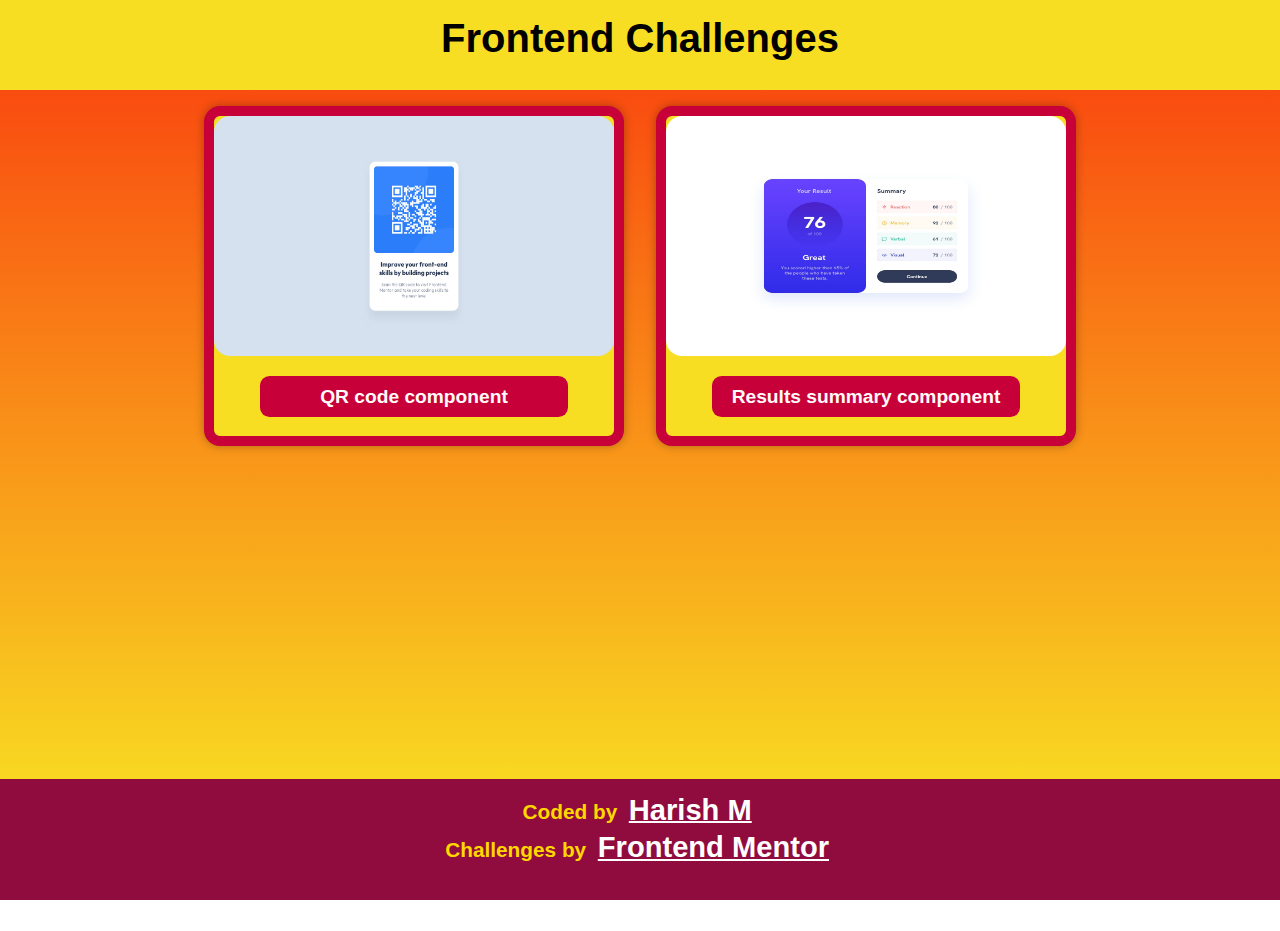
<file: index.html>
<!DOCTYPE html>
<html lang="en">
<head>
    <meta charset="UTF-8">
    <meta name="viewport" content="width=device-width, initial-scale=1.0">
    <title>Frotend Challenges Completed by Harish M</title>
<link rel="stylesheet" href="style.css">
<style>
    
</style>
</head>
<body>
    <div class="layout">
        
    <div class="header">
        <div class="title">Frontend Challenges</div>
</div>
  
<div class="main">
        <div class="container">
            <a class="link" href="https://harish141103.github.io/Frontend_Challenges/Challenges/C1/c1.html" target="_blank">
            <div class="image"><img src="img/C1-QR Code Component.jpg" alt="QR Code Component Image"></div>
            <div class="caption">QR code component</div>
            </a>
        </div>
        <div class="container">
            <a class="link" href="https://harish141103.github.io/Frontend_Challenges/Challenges/C2/c2.html" target="_blank">
            <div class="image"><img src="img/C2-results-summary-component-main.jpg" alt="Results-summary-component Image"></div>
            <div class="caption">Results summary component</div>
            </a>
        </div>

    </div>
<div class="footer">
    <div class="attribution">
          <p>Coded by <a href="https://www.linkedin.com/in/harishmurugan1411/" target="_blank">Harish M</a></p>
          <p>Challenges by <a href="https://www.frontendmentor.io/profile/Harish141103" target="_blank">Frontend Mentor</a> </p>
      </div>
</div>

</div>
</body>
</html>
</file>
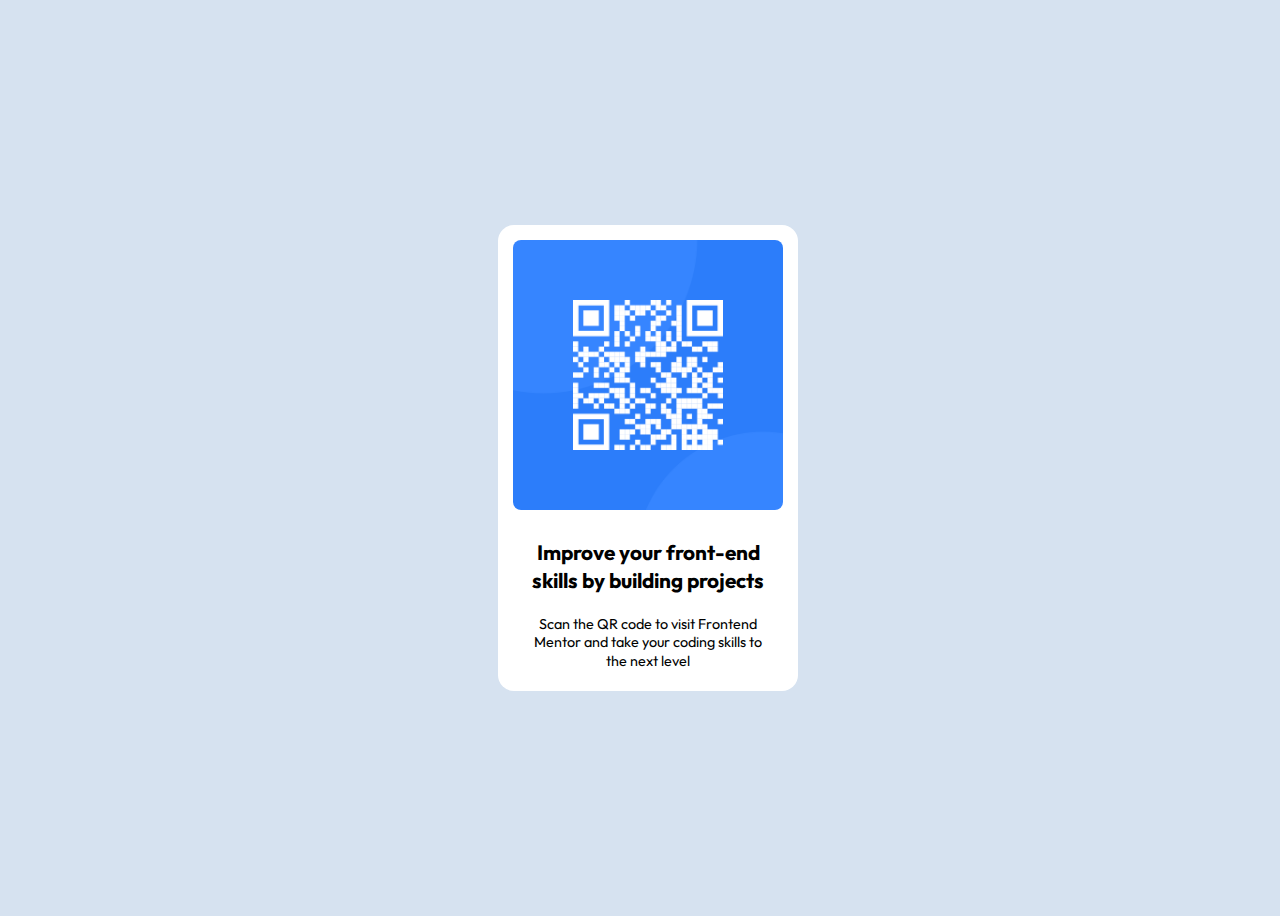
<file: Challenges/C1/c1.html>
<!DOCTYPE html>
<html lang="en">
<head>
  <meta charset="UTF-8">
  <meta name="viewport" content="width=device-width, initial-scale=1.0"> <!-- displays site properly based on user's device -->

  <link rel="icon" type="image/png" sizes="32x32" href="./images/favicon-32x32.png">
  
  <title>Frontend Mentor Challenge | QR code component</title>

  <style>
    /* .attribution { font-size: 11px; text-align: center; } */
    /* .attribution a { color: hsl(228, 45%, 44%); } */
@font-face{
  font-family:outfit;
  src:url('./Outfit/Outfit-VariableFont_wght.ttf');
}
:root{
--white: hsl(0, 0%, 100%);
--lightgray: hsl(212, 45%, 89%);
}
body{
  background-color:var(--lightgray);
}
.layout{
  display:flex;
justify-content: center;
align-items: center;
height: 100vh;
flex-direction: column;
}
.qrcon{
  width:80vw;
font-family:outfit;
font-weight: 400;
text-align: center;
border-radius: 1em;
background-color: var(--white);
line-height:1.7em;
}
.qrcon img{
  justify-self: center;
  width:90%;
  border-radius: 0.5em;
margin: 15px 15px 0px 15px;
}
.qrcon .para{margin:0px 25px 0px 25px;}
 .para1{
  font-weight:700;font-size: 1.3em;
 }
 .para2{
  line-height:1.3em;font-size: .9em;margin-bottom: 20px;
 }


 @media(min-width:375px){
 
.layout{
  display:grid;
justify-content: center;
align-items: center;
height: 100vh;
width: 100vw;
}   
.qrcon{
width:300px;
}
.qrcon img{
  justify-self: center;
  border-radius: 0.5em;
margin: 15px 15px 0px 15px;
}
  }
  </style>
</head>
<body>
  <div class="layout">
<div class="qrcon">
  <div class="image"><img src="./images/image-qr-code.png" alt="qrcode"></div>  
  <div class="para" >
    <p class="para1" >Improve your front-end skills by building projects</p>
    <p class="para2" >Scan the QR code to visit Frontend Mentor and take your coding skills to the next level</p>
  </div>  
</div>
</div>
  <div class="box"></div>
</body>
</html>
</file>
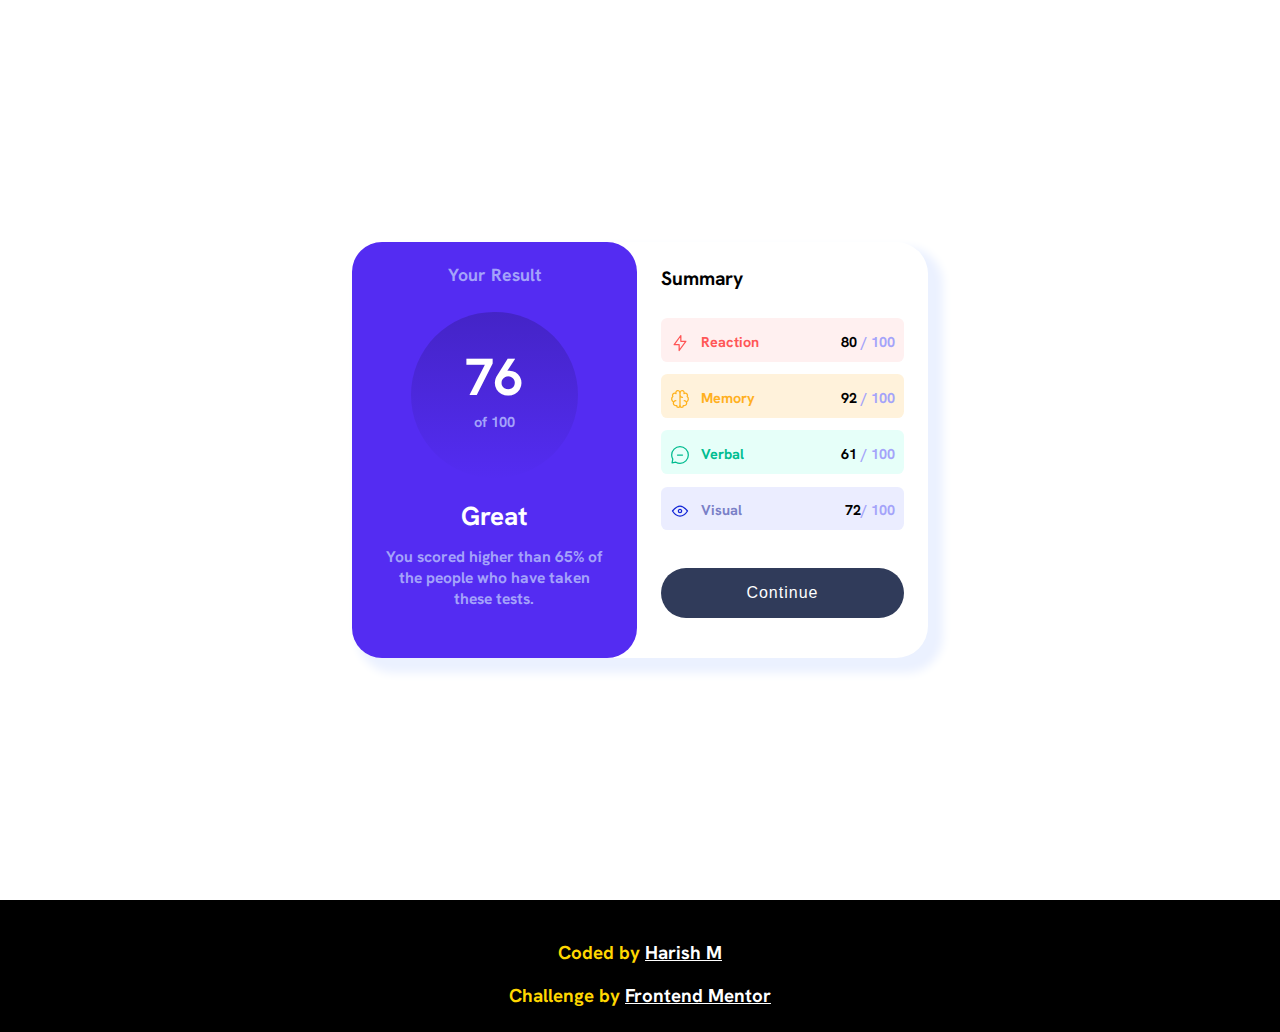
<file: Challenges/C2/c2.html>
<!DOCTYPE html>
<html lang="en">
<head>
  <meta charset="UTF-8">
  <meta name="viewport" content="width=device-width, initial-scale=1.0"> <!-- displays site properly based on user's device -->

  <link rel="icon" type="image/png" sizes="32x32" href="./assets/images/favicon-32x32.png">
  <!-- <link rel="stylesheet" href="style.css"> -->
  <title>Frontend Mentor | Results summary component</title>
  <style>
  :root{
    /* ### Primary */
    --lightred: hsl(0, 100%, 67%);
    --orangeyyellow: hsl(39, 100%, 56%);
    --Greenteal: hsl(166, 100%, 37%);
    --Cobaltblue: hsl(235, 41%, 63%);
    /* value background */
    --vlightred: hsl(0, 100%, 97%);
    --vorangeyyellow: hsl(38, 100%, 93%);
    --vGreenteal: hsl(165, 100%, 95%);
    --vCobaltblue: hsl(234, 100%, 96%);
    /* ## Gradients */
    --Lightslateblue_background: hsl(252, 88%, 56%);
    --Lightroyalblue_background: hsl(241, 81%, 54%);
    --Violetblue_circle: rgb(85, 41, 206);
    --Persianblue_circle: hsla(240, 69%, 6%, .2);
    /* ### Neutral */
    --White: hsl(0, 0%, 100%);
    --Paleblue: hsl(221, 100%, 96%);
    --Lightlavender: hsl(241, 90%, 81%);
    --Darkgrayblue: hsl(224, 30%, 27%);
    }
    @font-face{
        font-family:hanken;
        src:url(./assets/fonts/HankenGrotesk-VariableFont_wght.ttf);
    }
    body{margin:0;font-family: hanken;}
    .layout{
    width:100vw;
    height:100vh;
    min-width: 220px;
    }
    .container{
        display:flex;
        flex-direction: column;   
    }
    .container1{
        position:relative;
        top:-1.9em;
        background-color: var(--Lightroyalblue_background);
        border-radius: 30px;
    display:flex;
    flex-direction: column;
    align-items: center;
    height:45vh;
    font-size: 12px;
    color: var(--White);
    padding-bottom: 1.5em;
    }
    p{font-size: 12px;font-weight:bolder;}
    .title1{
        margin-top: 3em;
        font-size: 1.1em;
        font-weight: bolder;
        color: var(--Lightlavender);
    }
    .round1{
        width:8.5em;
        height:8.5em;
        border-radius: 50%;
        background:linear-gradient(to bottom,var(--Persianblue_circle),var(--Lightroyalblue_background));
        /* background-color: var(--Persianblue_circle); */
        display:flex;
    flex-direction: column;
    align-items: center;
    margin:1em auto 1.5em auto;
    }
    .round1 p:nth-child(1){
        font-size: 3.5em;
        margin:0;
        margin-top: .5em;
    }
    
    .round1 p:nth-child(2){
        font-size: .9em;
        margin:0;
        margin-top: .1em;
        color:var(--Lightlavender)
    }
    
    .result{
        display:flex;
        flex-direction: column;
        align-items: center;
       
    }
    .result p:nth-child(1){
        font-size: 1.3em;
        margin:0;
        margin-bottom: .4em;
    }
    .result p:nth-child(2){
        font-size: 1em;
        margin:0;
        width:18em;
        text-align: center;    
        color:var(--Lightlavender)
    }
    .container2{
        margin-top: -.5em;
        padding:0em 1.5em 1.5em 1.5em;
        display:flex;
        flex-direction: column;
    }
    .title2{font-weight: bolder;}
    .value_container{
        display:flex;
        flex-direction: column;
    }
    .value{
        display:flex;
        flex-direction: row;
    margin-top:.3em;
    margin-bottom:.3em ;
    /* padding:0em .5em 0em .4em; */
    padding:.2em;
    border-radius: .4em;
    
    }
    .value p:nth-child(1){
    flex:1;
    padding-top: .4em;
    /* padding-left:1em; */
    }    
    .value_container div:nth-child(1){margin-top:1em;color:var(--lightred);background-color: var(--vlightred);}
    .value_container div:nth-child(2){color:var(--orangeyyellow);background-color: var(--vorangeyyellow);}
    .value_container div:nth-child(3){color:var(--Greenteal);background-color: var(--vGreenteal);}
    .value_container div:nth-child(4){color:var(--Cobaltblue);background-color: var(--vCobaltblue);}
    
    .value_container div p{margin:.5em;}
    .value_container div p:nth-child(2){color:black;
        padding-top: .4em;
        /* width:4em;margin:auto 0 auto 0;text-align:end; */
    }
    span{color:var(--Lightlavender)}
    button{
        background-color: var(--Darkgrayblue);
        color:var(--White);
        padding:1em;
        border:0px ;
        border-radius:2em;
        margin-top: 1em;
    }
    .val_img{
        display:flex;
        justify-content: flex-start;
    gap: .8em;
    }
    @media(min-width:475px){
        
        .layout{
        display: flex;
        justify-content: center;
        align-items: center;
        min-width: none;
    }
    .container{
        background-color: var(--Paleblue);
            display:flex;
            flex-direction: row;
            min-width:45vw; 
            min-height: 45vh;
            flex-wrap: wrap;
            justify-content: center;
            align-items:stretch;
            background-color: var(--White);
     box-shadow:10px 10px 10px 5px var(--Paleblue);
     border-radius: 2em;
        }
        .container1{
            top:0;
            background-color: var(--Lightslateblue_background);
        display:flex;
        flex-direction: column;
        align-items: center;
        color: var(--White);
        padding:2em;
    flex:1;    
    font-size:.65em;
    height: auto;
    }
        p{font-size:.9em;}
        .title1{
            margin-top: 0;
            font-size: 1.7em;
            font-weight: bolder;
           
        }
        .round1{
            width:16em;
            height:16em;
            background:linear-gradient(to bottom,var(--Persianblue_circle),var(--Lightslateblue_background));
            /* background-color: var(--Persianblue_circle); */
            display:flex;
        flex-direction: column;
        align-items: center;
        margin:2.5em auto 2em auto;
        }
        .round1 p:nth-child(1){
            font-size: 5em;
            margin:0;
            margin-top: .6em;
        }
        
        .round1 p:nth-child(2){
            font-size: 1.4em;
        }
        
        .result p:nth-child(1){
            font-size: 2.5em;
            margin:0;
            margin-bottom: .5em;
        }
        .result p:nth-child(2){
            font-size: 1.5em;
            margin:0;
            width:14em;
        }
        .container2{
            margin:0;
            padding:1.5em 1.5em;
            display:flex;
            flex-direction: column;
        flex:1;
    }
        .title2{margin-bottom:.6em;font-size:1.2em;}
        
        .value{
            display:flex;
            flex-direction: row;
        margin-top:.4em;
        margin-bottom:.4em ;
        /* padding:0em .5em 0em .4em; */
        padding:.1em;
        border-radius: .4em;
        }
       button{
            margin-top: 2em;
            margin-bottom: 1em;
            font-size: 1em;
            letter-spacing: 1px;
        }
        button:hover{
            background-color: var(--Lightslateblue_background);
        }
      
    }
    .attribution{padding:1em;height:10vh;background-color: black; font-size: 1.3em;text-align: center;color: gold; }
    .attribution a { color: hsl(0, 0%, 100%); }
    .attribution a:hover{color:black;background-color: gold;}
    
  </style>
</head>
<body>
<div class="layout">
<div class="container">
<div class="container1">
  <div class="title1">Your Result</div> 
      <div class="round1">
        <p>76</p> 
        <p>of 100</p>
      </div>
      <div class="result">
      <p>Great</p>
      <p>You scored higher than 65% of the people who have taken these tests.</p>
    </div> 
</div>
<div class="container2">  
  <div class="title2">Summary</div>
  <div class="value_container">
  <div class="value">
    <p class="val_img"><img src="./assets/images/icon-reaction.svg"> Reaction</p>
    <p>80 <span>/ 100</span></p>
  </div>
  <div class="value">
    <p class="val_img"><img src="./assets/images/icon-memory.svg"> Memory</p>
    <p>92 <span>/ 100</span></p>
  </div>
  <div class="value">
    <p class="val_img"><img src="./assets/images/icon-verbal.svg">Verbal</p>
    <p> 61 <span>/ 100</span></p>
  </div>
  <div class="value">
    <p class="val_img"><img src="./assets/images/icon-visual.svg"> Visual</p>
    <p> 72<span>/ 100</span></p>
  </div>
  <button>Continue</button>
</div>
</div>
</div>
</div>
  <div class="attribution">
    <div class="content">
      <p>Coded by <a href="https://www.linkedin.com/in/harishmurugan1411/">Harish M</a></p>
      <p>Challenge by <a href="https://www.frontendmentor.io/profile/Harish141103" target="_blank">Frontend Mentor</a> </p>
  </div>
  </div>
</body>
</html>
</file>
<file: style.css>
:root{
    --maroon:#900C3F;
--red:#C70039;
--orange:#F94C10;
--yellow:#F8DE22;
}
body{margin:0;
    font-family: 'Gill Sans', 'Gill Sans MT', Calibri, 'Trebuchet MS', sans-serif;}
.layout{
    width:100vw;
    height:100vh;
    display:grid;
    grid-template-columns: 1fr;
    grid-template-rows: 10vh 80vh 10vh;
    grid-template-areas: 
    "h"
    "m"
    "f";
    }
.header{
    grid-area: h;
    background-color: var(--yellow);
    font-size: 2.5em;
    padding-top:.4em;
    font-weight: bolder;
position: static;
}
.title{text-align: center;}
.main{
    grid-area: m;
    background:linear-gradient( var(--orange),var(--yellow));
    display:flex;
    justify-content: center;
flex-wrap: wrap;
overflow: scroll;
/* min-width: 500px; */
}
.container{
    background-color: var(--yellow);
    width:25em;
    height:20em;
    border:10px solid var(--red);
border-radius: 1em; 
display:flex;
flex-direction: column;
justify-content:flex-start;
align-items: stretch;
margin: 1em;
box-shadow: 0 0 10px rgba(0, 0, 0, 0.3);
transition: transform 0.3s ease-in-out;
}
.container:hover{
    transform: scale(1.05);
    box-shadow: 0 0 20px rgba(0, 0, 0, 0.6);
}
.container:active{border-color: var(--yellow);}

.image img{
    width:25em;
    height:15em;
    border-radius: 1em;
margin-bottom: 1em;
/* transition: transform 0.3s ease-in-out;     */
}
/* 
.container:hover .image {
    transform: scale(1.1);
    } */
.caption{
    text-align: center;
    font-size:1.2em;
    font-weight: bolder;
    color:snow;
background-color: var(--red);
width:15em;
margin: auto;
border-radius: .5em;
padding:.5em;
}
.caption:hover{
    background-color: black;
    color:#F8DE22;
}
.footer{
    grid-area: f;
    background-color:var(--maroon);
    padding:1em;
    padding-top: .5em;
    height:10vh;
     font-size: 1.3em;
     text-align: center;
     color: gold;
    bottom: 0px;
position:sticky;
font-weight: bolder;
}

.footer a { padding:.2em;border-radius:.2em;font-size:1.4em;color: hsl(0, 0%, 100%); }
.footer p a:active{
    background-color:black;
    color:var(--yellow);
}
.attribution a:hover{
    color:black;
    background-color: gold;
}
.footer p:nth-child(1){margin-top: .2em;margin-bottom: 0.2em;} 
.footer p:nth-child(2){margin-top:0;} 
.link{
    text-decoration: none;
}
@media(max-width:425px){
.layout{
    min-width: 300px;
}
    .header{
        font-size: 2em;
        padding-top:.2em;
        font-weight: bolder;
    }
    .title{text-align: center;}
    
    .container{
        background-color: var(--yellow);
        width:17em;
        height:15em;
    }
    .image img{
        width:17em;
        height:10em;
    }
    .caption{
        font-size:1.2em;
    width:10em;
    border-radius: .4em;
    padding:.4em;
    }
    
}
@media(min-width:2000px){
    .layout{
        max-width:3600px;
    }
        .header{
            font-size: 5em;
            padding-top:.4em;
        }        
        .container{
            width:40em;
            height:35em;
        }
        .image img{
            width:40em;
            height:28em;
        }
        .caption{
            font-size:2.2em;
        width:15em;
        border-radius: .4em;
        padding:.4em;
        }
 .footer{
    font-size: 3em;
 }       
}
</file>
